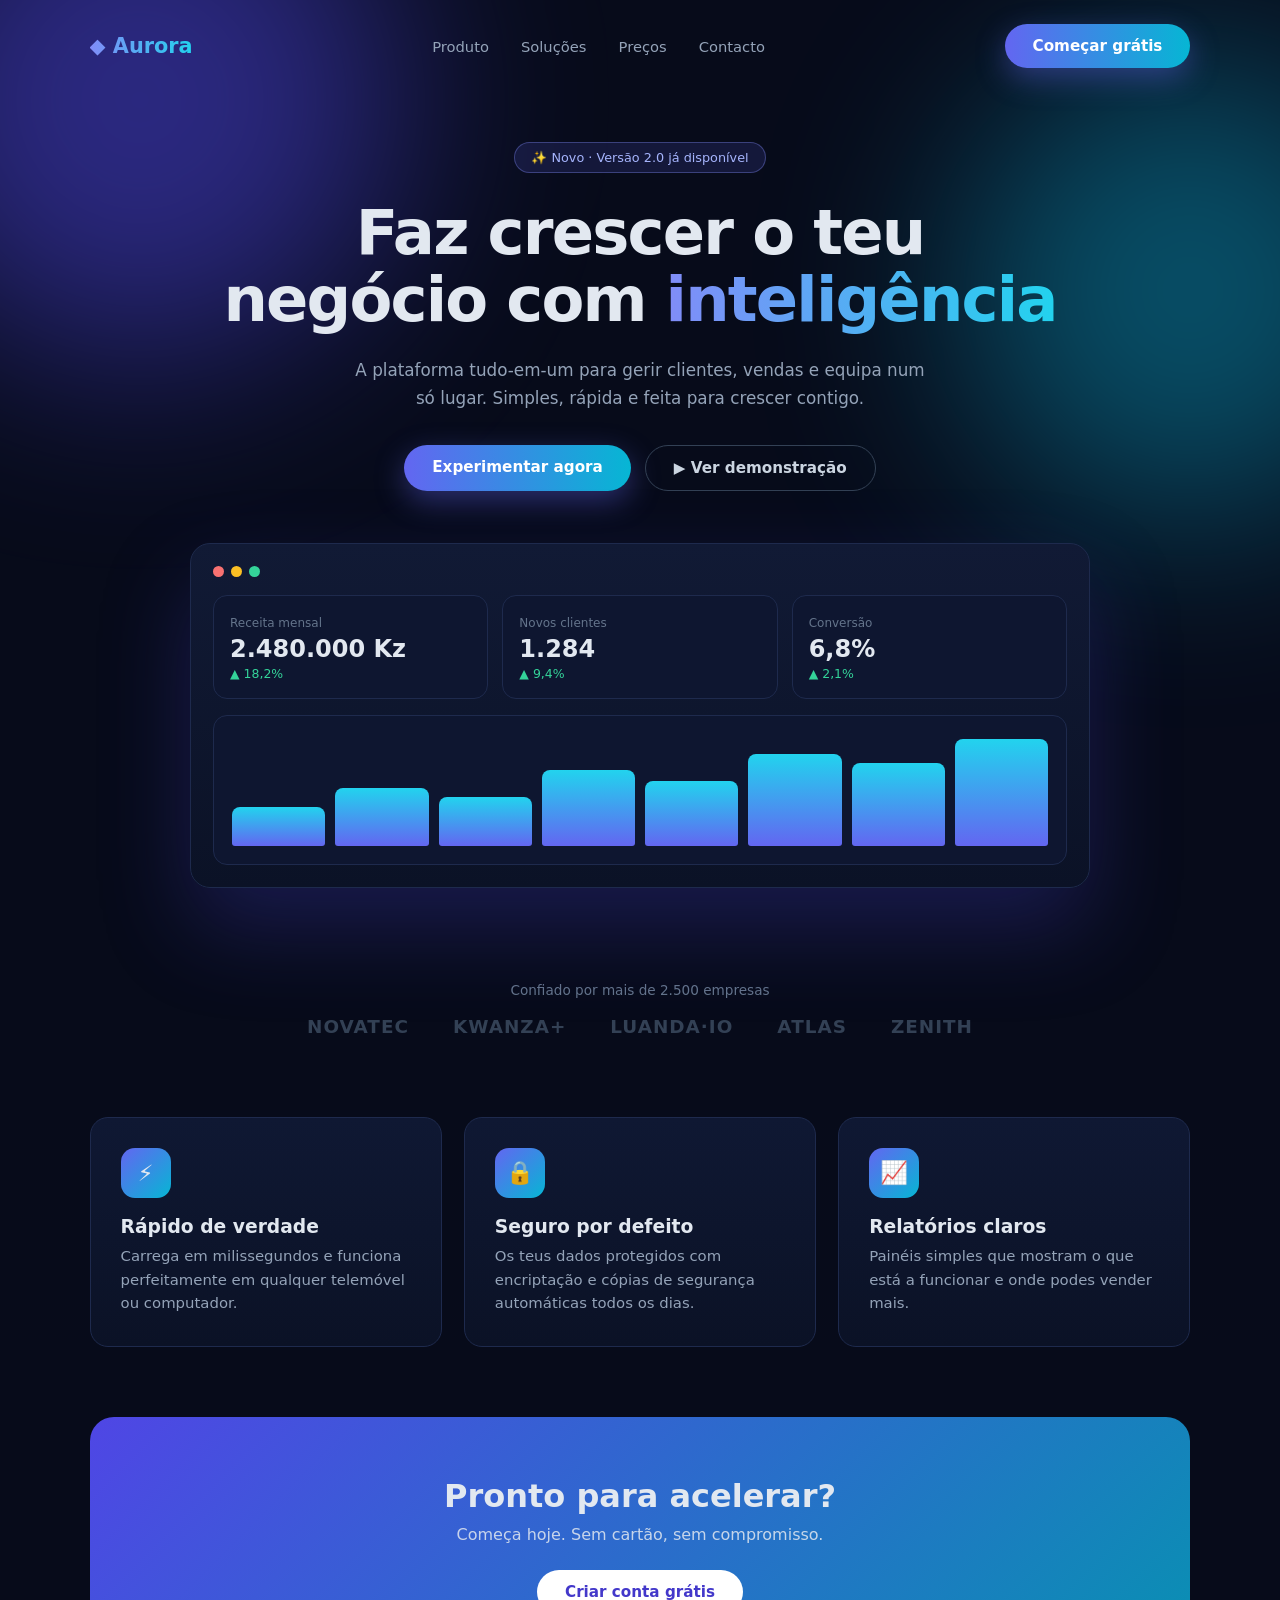
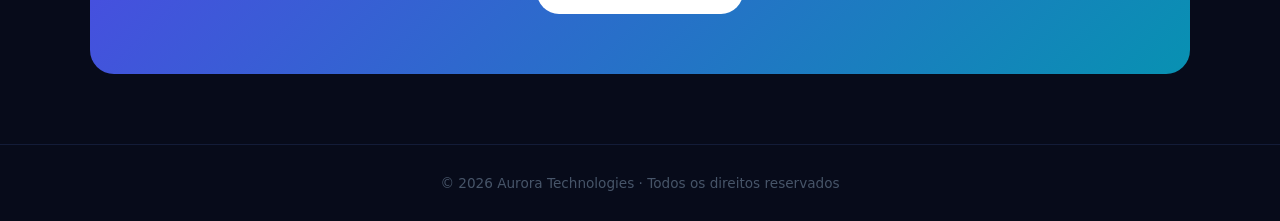
<file: modelos/aurora.html>
<!doctype html><html lang="pt"><head><meta charset="utf-8"><meta name="viewport" content="width=device-width,initial-scale=1"><style>*{box-sizing:border-box;margin:0;padding:0}a{text-decoration:none;color:inherit}ul{list-style:none}html{scroll-behavior:smooth}
body{font-family:system-ui,-apple-system,'Segoe UI',Roboto,sans-serif;background:#070b1a;color:#e2e8f0;overflow-x:hidden}
.glow{position:absolute;border-radius:50%;filter:blur(100px);opacity:.5;pointer-events:none}
nav{display:flex;justify-content:space-between;align-items:center;padding:24px 7%;position:relative;z-index:2}
.logo{font-weight:800;font-size:1.3rem;background:linear-gradient(90deg,#818cf8,#22d3ee);-webkit-background-clip:text;background-clip:text;color:transparent}
nav ul{display:flex;gap:32px;font-size:.92rem;color:#94a3b8}
.btn{display:inline-block;background:linear-gradient(90deg,#6366f1,#06b6d4);color:#fff;padding:13px 28px;border-radius:99px;font-weight:600;font-size:.95rem;box-shadow:0 10px 30px rgba(99,102,241,.4)}
.btn.o{background:transparent;border:1px solid #334155;box-shadow:none;color:#cbd5e1}
.hero{position:relative;text-align:center;padding:50px 7% 30px}
.badge{display:inline-block;font-size:.8rem;padding:7px 16px;border-radius:99px;background:rgba(99,102,241,.15);border:1px solid rgba(129,140,248,.35);color:#a5b4fc;margin-bottom:26px}
h1{font-size:clamp(2.1rem,5.2vw,3.9rem);line-height:1.08;font-weight:800;letter-spacing:-1.8px;max-width:850px;margin:0 auto 22px}
h1 span{background:linear-gradient(90deg,#818cf8,#22d3ee);-webkit-background-clip:text;background-clip:text;color:transparent}
.hero p{max-width:580px;margin:0 auto 32px;color:#94a3b8;line-height:1.7;font-size:1.05rem}
.cta{display:flex;gap:14px;justify-content:center;flex-wrap:wrap}
.dash{position:relative;max-width:900px;margin:52px auto 0;background:linear-gradient(180deg,#111a35,#0b1226);border:1px solid #1e2a4d;border-radius:20px;padding:22px;box-shadow:0 40px 90px rgba(79,70,229,.25)}
.dots{display:flex;gap:7px;margin-bottom:18px}.dots i{width:11px;height:11px;border-radius:50%;background:#334155}.dots i:first-child{background:#f87171}.dots i:nth-child(2){background:#fbbf24}.dots i:nth-child(3){background:#34d399}
.stats{display:grid;grid-template-columns:repeat(3,1fr);gap:14px;margin-bottom:16px}
.st{background:#0e1630;border:1px solid #1e2a4d;border-radius:14px;padding:16px;text-align:left}.st small{color:#64748b;font-size:.75rem}.st b{display:block;font-size:1.5rem;margin-top:4px}.st em{font-style:normal;color:#34d399;font-size:.78rem}
.chart{display:flex;align-items:flex-end;gap:10px;height:150px;background:#0e1630;border:1px solid #1e2a4d;border-radius:14px;padding:18px}
.chart i{flex:1;border-radius:8px 8px 3px 3px;background:linear-gradient(180deg,#22d3ee,#6366f1)}
.logos{text-align:center;padding:64px 7% 10px;color:#64748b;font-size:.85rem}
.logos div{display:flex;justify-content:center;gap:44px;flex-wrap:wrap;margin-top:18px;font-weight:800;font-size:1.15rem;color:#334155;letter-spacing:1px}
.feat{display:grid;grid-template-columns:repeat(3,1fr);gap:22px;padding:70px 7%}
.f{background:linear-gradient(180deg,#0f1833,#0b1226);border:1px solid #1e2a4d;border-radius:18px;padding:30px}
.f .ic{width:50px;height:50px;border-radius:14px;background:linear-gradient(135deg,#6366f1,#06b6d4);display:grid;place-items:center;font-size:1.4rem;margin-bottom:18px}
.f h3{margin-bottom:8px}.f p{color:#94a3b8;line-height:1.6;font-size:.93rem}
.band{margin:0 7% 70px;border-radius:24px;padding:60px 30px;text-align:center;background:linear-gradient(135deg,#4f46e5,#0891b2)}
.band h2{font-size:2rem;margin-bottom:10px}.band p{opacity:.85;margin-bottom:26px}.band .btn{background:#fff;color:#4338ca;box-shadow:none}
footer{text-align:center;padding:30px;color:#475569;font-size:.85rem;border-top:1px solid #131c38}
@media(max-width:760px){nav ul{display:none}.stats,.feat{grid-template-columns:1fr}.chart{height:110px}}
</style></head><body>
<div class="glow" style="width:520px;height:520px;background:#4f46e5;top:-160px;left:-120px"></div>
<div class="glow" style="width:460px;height:460px;background:#0891b2;top:60px;right:-140px"></div>
<nav><a class="logo" href="#">◆ Aurora</a><ul><li>Produto</li><li>Soluções</li><li>Preços</li><li>Contacto</li></ul><a class="btn" href="#">Começar grátis</a></nav>
<section class="hero">
<span class="badge">✨ Novo · Versão 2.0 já disponível</span>
<h1>Faz crescer o teu negócio com <span>inteligência</span></h1>
<p>A plataforma tudo-em-um para gerir clientes, vendas e equipa num só lugar. Simples, rápida e feita para crescer contigo.</p>
<div class="cta"><a class="btn" href="#">Experimentar agora</a><a class="btn o" href="#">▶ Ver demonstração</a></div>
<div class="dash"><div class="dots"><i></i><i></i><i></i></div>
<div class="stats"><div class="st"><small>Receita mensal</small><b>2.480.000 Kz</b><em>▲ 18,2%</em></div><div class="st"><small>Novos clientes</small><b>1.284</b><em>▲ 9,4%</em></div><div class="st"><small>Conversão</small><b>6,8%</b><em>▲ 2,1%</em></div></div>
<div class="chart"><i style="height:35%"></i><i style="height:52%"></i><i style="height:44%"></i><i style="height:68%"></i><i style="height:58%"></i><i style="height:82%"></i><i style="height:74%"></i><i style="height:95%"></i></div></div>
</section>
<section class="logos">Confiado por mais de 2.500 empresas<div><span>NOVATEC</span><span>KWANZA+</span><span>LUANDA·IO</span><span>ATLAS</span><span>ZENITH</span></div></section>
<section class="feat">
<div class="f"><div class="ic">⚡</div><h3>Rápido de verdade</h3><p>Carrega em milissegundos e funciona perfeitamente em qualquer telemóvel ou computador.</p></div>
<div class="f"><div class="ic">🔒</div><h3>Seguro por defeito</h3><p>Os teus dados protegidos com encriptação e cópias de segurança automáticas todos os dias.</p></div>
<div class="f"><div class="ic">📈</div><h3>Relatórios claros</h3><p>Painéis simples que mostram o que está a funcionar e onde podes vender mais.</p></div>
</section>
<section class="band"><h2>Pronto para acelerar?</h2><p>Começa hoje. Sem cartão, sem compromisso.</p><a class="btn" href="#">Criar conta grátis</a></section>
<footer>© 2026 Aurora Technologies · Todos os direitos reservados</footer>
</body></html>
</file>
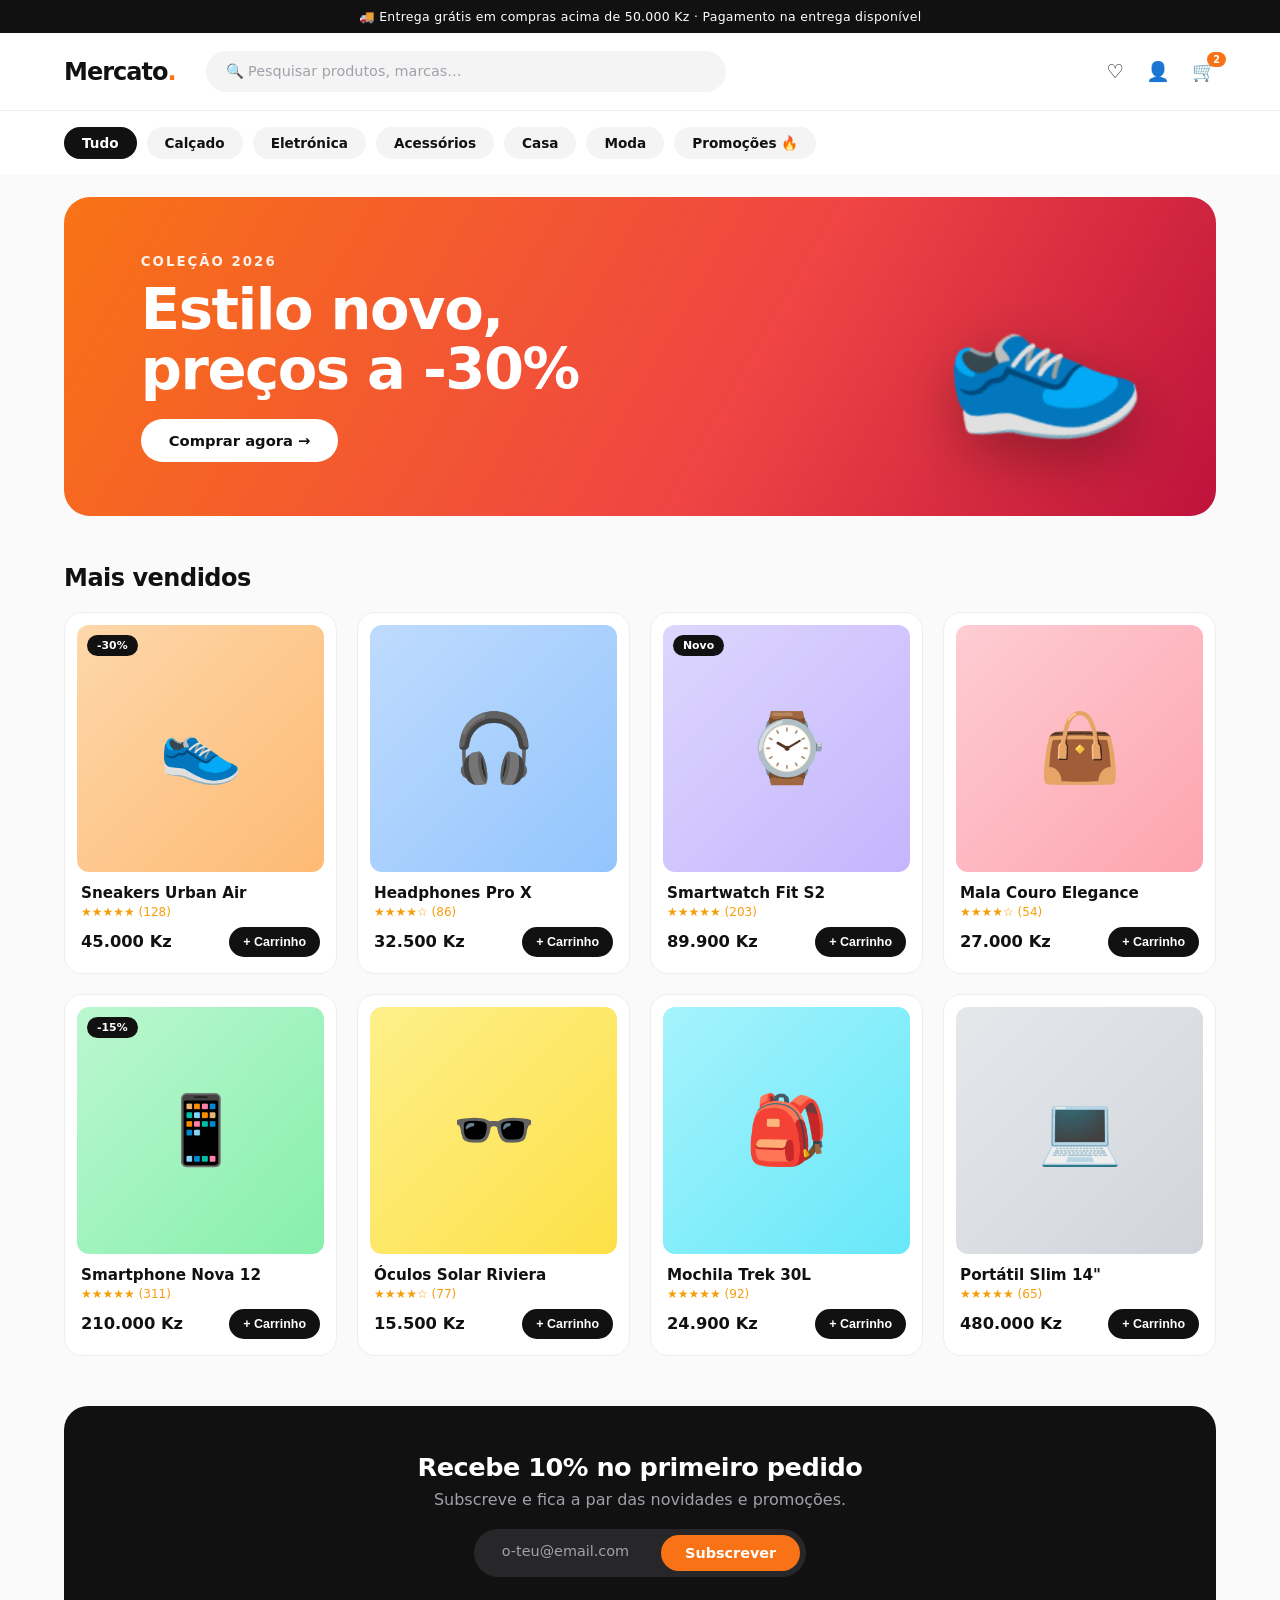
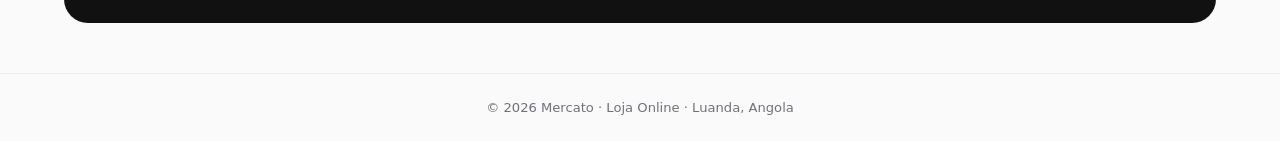
<file: modelos/mercato.html>
<!doctype html><html lang="pt"><head><meta charset="utf-8"><meta name="viewport" content="width=device-width,initial-scale=1"><style>*{box-sizing:border-box;margin:0;padding:0}a{text-decoration:none;color:inherit}ul{list-style:none}html{scroll-behavior:smooth}
body{font-family:system-ui,-apple-system,'Segoe UI',Roboto,sans-serif;background:#fafafa;color:#111;overflow-x:hidden}
.strip{background:#111;color:#fff;text-align:center;font-size:.78rem;padding:9px;letter-spacing:.3px}
header{display:flex;align-items:center;gap:30px;padding:18px 5%;background:#fff;border-bottom:1px solid #eee}
.logo{font-weight:900;font-size:1.5rem;letter-spacing:-1px}.logo b{color:#f97316}
.search{flex:1;max-width:520px;background:#f4f4f5;border-radius:99px;padding:12px 20px;color:#a1a1aa;font-size:.9rem}
.ic{margin-left:auto;display:flex;gap:22px;font-size:1.2rem}.ic span{position:relative}.ic sup{position:absolute;top:-8px;right:-10px;background:#f97316;color:#fff;font-size:.6rem;border-radius:99px;padding:2px 6px;font-weight:700}
.chips{display:flex;gap:10px;padding:16px 5%;background:#fff;overflow:auto}.chips span{white-space:nowrap;padding:8px 18px;border-radius:99px;background:#f4f4f5;font-size:.85rem;font-weight:600}.chips span:first-child{background:#111;color:#fff}
.banner{margin:22px 5%;border-radius:26px;background:linear-gradient(120deg,#f97316,#ef4444 60%,#be123c);color:#fff;padding:54px 6%;display:flex;justify-content:space-between;align-items:center;overflow:hidden;position:relative}
.banner small{letter-spacing:2px;font-weight:700;opacity:.9}.banner h1{font-size:clamp(2rem,4.6vw,3.6rem);line-height:1.05;margin:10px 0 18px;letter-spacing:-1.5px;font-weight:900}
.banner a{display:inline-block;background:#fff;color:#111;padding:13px 28px;border-radius:99px;font-weight:700;font-size:.92rem}
.banner .big{font-size:10rem;filter:drop-shadow(0 20px 30px rgba(0,0,0,.3));transform:rotate(-12deg)}
h2{padding:26px 5% 6px;font-size:1.5rem;letter-spacing:-.5px}
.grid{display:grid;grid-template-columns:repeat(4,1fr);gap:20px;padding:14px 5% 50px}
.p{background:#fff;border-radius:18px;padding:12px;border:1px solid #eee;transition:.3s}.p:hover{transform:translateY(-5px);box-shadow:0 16px 36px rgba(0,0,0,.09)}
.p .im{aspect-ratio:1;border-radius:12px;display:grid;place-items:center;font-size:4.2rem;position:relative}
.p .off{position:absolute;top:10px;left:10px;background:#111;color:#fff;font-size:.68rem;padding:4px 10px;border-radius:99px;font-weight:700}
.p h3{font-size:.95rem;margin:12px 4px 3px}.p .r{font-size:.75rem;color:#f59e0b;margin:0 4px}
.p .row{display:flex;justify-content:space-between;align-items:center;margin:8px 4px 4px}.p b{font-size:1.02rem}.p button{border:0;background:#111;color:#fff;border-radius:99px;padding:8px 14px;font-size:.78rem;font-weight:600}
.news{margin:0 5% 50px;background:#111;color:#fff;border-radius:24px;padding:46px;text-align:center}.news h2{padding:0 0 8px;font-size:1.6rem}.news p{color:#a1a1aa;margin-bottom:20px}
.news div{display:inline-flex;background:#27272a;border-radius:99px;padding:6px;gap:10px}.news span{padding:8px 22px;color:#a1a1aa;font-size:.9rem}.news a{background:#f97316;border-radius:99px;padding:10px 24px;font-weight:700;font-size:.9rem}
footer{text-align:center;padding:26px;color:#71717a;font-size:.82rem;border-top:1px solid #eee}
@media(max-width:860px){.grid{grid-template-columns:1fr 1fr}.banner .big{display:none}.search{display:none}}
</style></head><body>
<div class="strip">🚚 Entrega grátis em compras acima de 50.000 Kz · Pagamento na entrega disponível</div>
<header><a class="logo" href="#">Mercato<b>.</b></a><div class="search">🔍 Pesquisar produtos, marcas…</div><div class="ic"><span>♡</span><span>👤</span><span>🛒<sup>2</sup></span></div></header>
<div class="chips"><span>Tudo</span><span>Calçado</span><span>Eletrónica</span><span>Acessórios</span><span>Casa</span><span>Moda</span><span>Promoções 🔥</span></div>
<section class="banner"><div><small>COLEÇÃO 2026</small><h1>Estilo novo,<br>preços a -30%</h1><a href="#">Comprar agora →</a></div><div class="big">👟</div></section>
<h2>Mais vendidos</h2>
<section class="grid">
<div class="p"><div class="im" style="background:linear-gradient(135deg,#fed7aa,#fdba74)">👟<span class="off">-30%</span></div><h3>Sneakers Urban Air</h3><div class="r">★★★★★ (128)</div><div class="row"><b>45.000 Kz</b><button>+ Carrinho</button></div></div>
<div class="p"><div class="im" style="background:linear-gradient(135deg,#bfdbfe,#93c5fd)">🎧</div><h3>Headphones Pro X</h3><div class="r">★★★★☆ (86)</div><div class="row"><b>32.500 Kz</b><button>+ Carrinho</button></div></div>
<div class="p"><div class="im" style="background:linear-gradient(135deg,#ddd6fe,#c4b5fd)">⌚<span class="off">Novo</span></div><h3>Smartwatch Fit S2</h3><div class="r">★★★★★ (203)</div><div class="row"><b>89.900 Kz</b><button>+ Carrinho</button></div></div>
<div class="p"><div class="im" style="background:linear-gradient(135deg,#fecdd3,#fda4af)">👜</div><h3>Mala Couro Elegance</h3><div class="r">★★★★☆ (54)</div><div class="row"><b>27.000 Kz</b><button>+ Carrinho</button></div></div>
<div class="p"><div class="im" style="background:linear-gradient(135deg,#bbf7d0,#86efac)">📱<span class="off">-15%</span></div><h3>Smartphone Nova 12</h3><div class="r">★★★★★ (311)</div><div class="row"><b>210.000 Kz</b><button>+ Carrinho</button></div></div>
<div class="p"><div class="im" style="background:linear-gradient(135deg,#fef08a,#fde047)">🕶️</div><h3>Óculos Solar Riviera</h3><div class="r">★★★★☆ (77)</div><div class="row"><b>15.500 Kz</b><button>+ Carrinho</button></div></div>
<div class="p"><div class="im" style="background:linear-gradient(135deg,#a5f3fc,#67e8f9)">🎒</div><h3>Mochila Trek 30L</h3><div class="r">★★★★★ (92)</div><div class="row"><b>24.900 Kz</b><button>+ Carrinho</button></div></div>
<div class="p"><div class="im" style="background:linear-gradient(135deg,#e5e7eb,#d1d5db)">💻</div><h3>Portátil Slim 14"</h3><div class="r">★★★★★ (65)</div><div class="row"><b>480.000 Kz</b><button>+ Carrinho</button></div></div>
</section>
<section class="news"><h2>Recebe 10% no primeiro pedido</h2><p>Subscreve e fica a par das novidades e promoções.</p><div><span>o-teu@email.com</span><a href="#">Subscrever</a></div></section>
<footer>© 2026 Mercato · Loja Online · Luanda, Angola</footer>
</body></html>
</file>
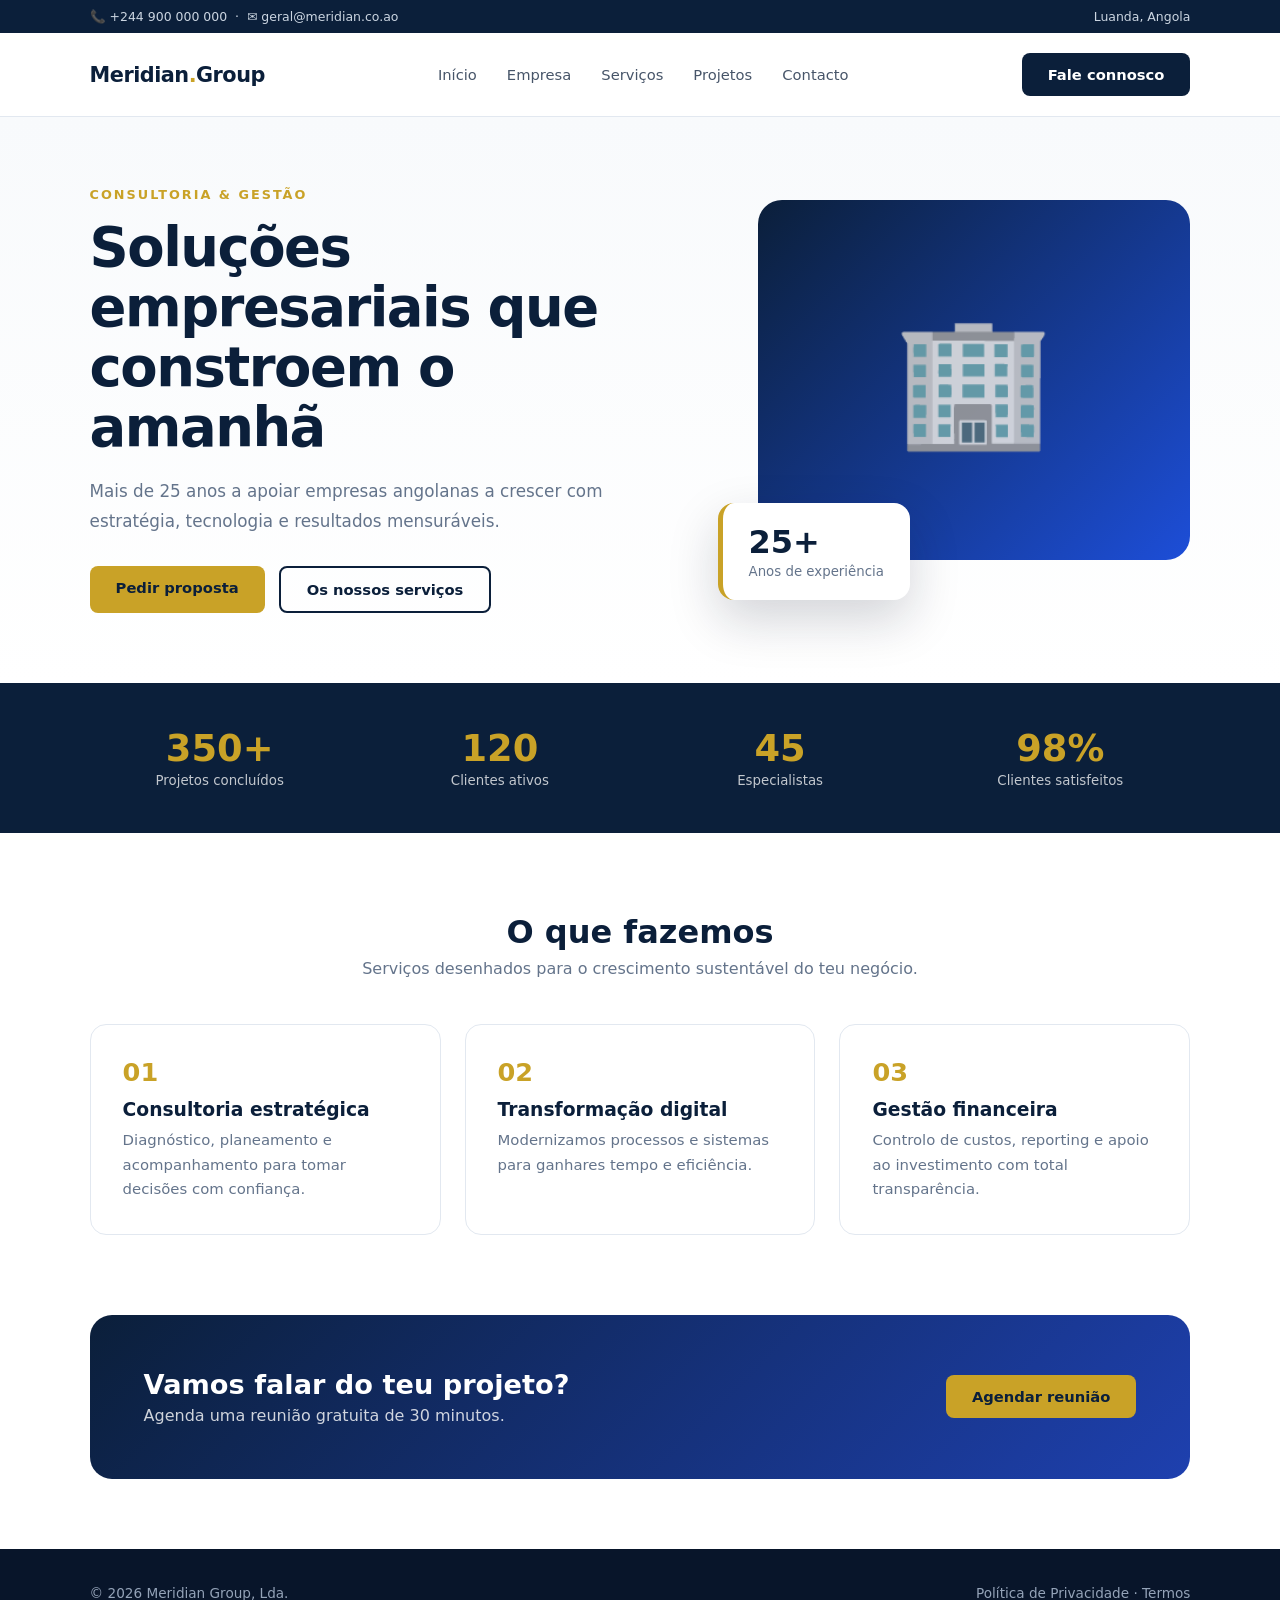
<file: modelos/meridian.html>
<!doctype html><html lang="pt"><head><meta charset="utf-8"><meta name="viewport" content="width=device-width,initial-scale=1"><style>*{box-sizing:border-box;margin:0;padding:0}a{text-decoration:none;color:inherit}ul{list-style:none}html{scroll-behavior:smooth}
body{font-family:'Segoe UI',system-ui,-apple-system,Roboto,sans-serif;color:#1e293b;background:#fff;overflow-x:hidden}
.top{background:#0b1f3a;color:#cbd5e1;font-size:.78rem;padding:9px 7%;display:flex;justify-content:space-between}
nav{display:flex;justify-content:space-between;align-items:center;padding:20px 7%;border-bottom:1px solid #e2e8f0}
.logo{font-weight:800;font-size:1.3rem;color:#0b1f3a;letter-spacing:-.5px}.logo b{color:#c9a227}
nav ul{display:flex;gap:30px;font-size:.92rem;color:#475569;font-weight:500}
.btn{display:inline-block;background:#0b1f3a;color:#fff;padding:13px 26px;border-radius:8px;font-weight:600;font-size:.92rem}
.btn.g{background:#c9a227;color:#0b1f3a}.btn.o{background:transparent;color:#0b1f3a;border:2px solid #0b1f3a}
.hero{display:grid;grid-template-columns:1.1fr .9fr;gap:50px;align-items:center;padding:70px 7%;background:linear-gradient(180deg,#f8fafc,#fff)}
.tag{color:#c9a227;font-weight:700;font-size:.8rem;letter-spacing:2px;text-transform:uppercase;margin-bottom:16px}
h1{font-size:clamp(2rem,4.4vw,3.4rem);line-height:1.1;color:#0b1f3a;font-weight:800;letter-spacing:-1.5px;margin-bottom:20px}
.hero p{color:#64748b;line-height:1.75;font-size:1.05rem;margin-bottom:30px;max-width:520px}
.btns{display:flex;gap:14px;flex-wrap:wrap}
.vis{position:relative;height:400px}
.b1{position:absolute;inset:0 0 40px 40px;border-radius:24px;background:linear-gradient(135deg,#0b1f3a,#1d4ed8)}
.b1::after{content:"🏢";position:absolute;inset:0;display:grid;place-items:center;font-size:8rem;opacity:.9}
.b2{position:absolute;left:0;bottom:0;background:#fff;border-radius:16px;padding:20px 26px;box-shadow:0 20px 50px rgba(15,23,42,.18);border-left:5px solid #c9a227}
.b2 b{display:block;font-size:2rem;color:#0b1f3a}.b2 small{color:#64748b}
.nums{display:grid;grid-template-columns:repeat(4,1fr);background:#0b1f3a;color:#fff;padding:44px 7%;text-align:center;gap:20px}
.nums b{display:block;font-size:2.3rem;color:#c9a227}.nums small{opacity:.75}
.sv{padding:80px 7%}.sv h2{font-size:2rem;color:#0b1f3a;text-align:center;margin-bottom:8px}.sv>p{text-align:center;color:#64748b;margin-bottom:46px}
.grid{display:grid;grid-template-columns:repeat(3,1fr);gap:24px}
.c{border:1px solid #e2e8f0;border-radius:16px;padding:32px;background:#fff;transition:.3s}
.c:hover{box-shadow:0 20px 40px rgba(15,23,42,.08);transform:translateY(-4px)}
.c i{font-style:normal;color:#c9a227;font-weight:800;font-size:1.6rem}.c h3{margin:12px 0 8px;color:#0b1f3a}.c p{color:#64748b;line-height:1.65;font-size:.93rem}
.band{margin:0 7% 70px;background:linear-gradient(135deg,#0b1f3a,#1e40af);color:#fff;border-radius:22px;padding:54px;display:flex;justify-content:space-between;align-items:center;gap:20px;flex-wrap:wrap}
.band h2{font-size:1.7rem;margin-bottom:6px}.band p{opacity:.8}
footer{background:#08152a;color:#94a3b8;padding:36px 7%;display:flex;justify-content:space-between;font-size:.85rem;flex-wrap:wrap;gap:10px}
@media(max-width:800px){.hero,.grid{grid-template-columns:1fr}.nums{grid-template-columns:1fr 1fr}nav ul{display:none}.vis{height:300px}.top{display:none}}
</style></head><body>
<div class="top"><span>📞 +244 900 000 000 &nbsp;·&nbsp; ✉ geral@meridian.co.ao</span><span>Luanda, Angola</span></div>
<nav><a class="logo" href="#">Meridian<b>.</b>Group</a><ul><li>Início</li><li>Empresa</li><li>Serviços</li><li>Projetos</li><li>Contacto</li></ul><a class="btn" href="#">Fale connosco</a></nav>
<section class="hero"><div><div class="tag">Consultoria &amp; Gestão</div><h1>Soluções empresariais que constroem o amanhã</h1><p>Mais de 25 anos a apoiar empresas angolanas a crescer com estratégia, tecnologia e resultados mensuráveis.</p><div class="btns"><a class="btn g" href="#">Pedir proposta</a><a class="btn o" href="#">Os nossos serviços</a></div></div>
<div class="vis"><div class="b1"></div><div class="b2"><b>25+</b><small>Anos de experiência</small></div></div></section>
<section class="nums"><div><b>350+</b><small>Projetos concluídos</small></div><div><b>120</b><small>Clientes ativos</small></div><div><b>45</b><small>Especialistas</small></div><div><b>98%</b><small>Clientes satisfeitos</small></div></section>
<section class="sv"><h2>O que fazemos</h2><p>Serviços desenhados para o crescimento sustentável do teu negócio.</p>
<div class="grid"><div class="c"><i>01</i><h3>Consultoria estratégica</h3><p>Diagnóstico, planeamento e acompanhamento para tomar decisões com confiança.</p></div><div class="c"><i>02</i><h3>Transformação digital</h3><p>Modernizamos processos e sistemas para ganhares tempo e eficiência.</p></div><div class="c"><i>03</i><h3>Gestão financeira</h3><p>Controlo de custos, reporting e apoio ao investimento com total transparência.</p></div></div></section>
<section class="band"><div><h2>Vamos falar do teu projeto?</h2><p>Agenda uma reunião gratuita de 30 minutos.</p></div><a class="btn g" href="#">Agendar reunião</a></section>
<footer><span>© 2026 Meridian Group, Lda.</span><span>Política de Privacidade · Termos</span></footer>
</body></html>
</file>
